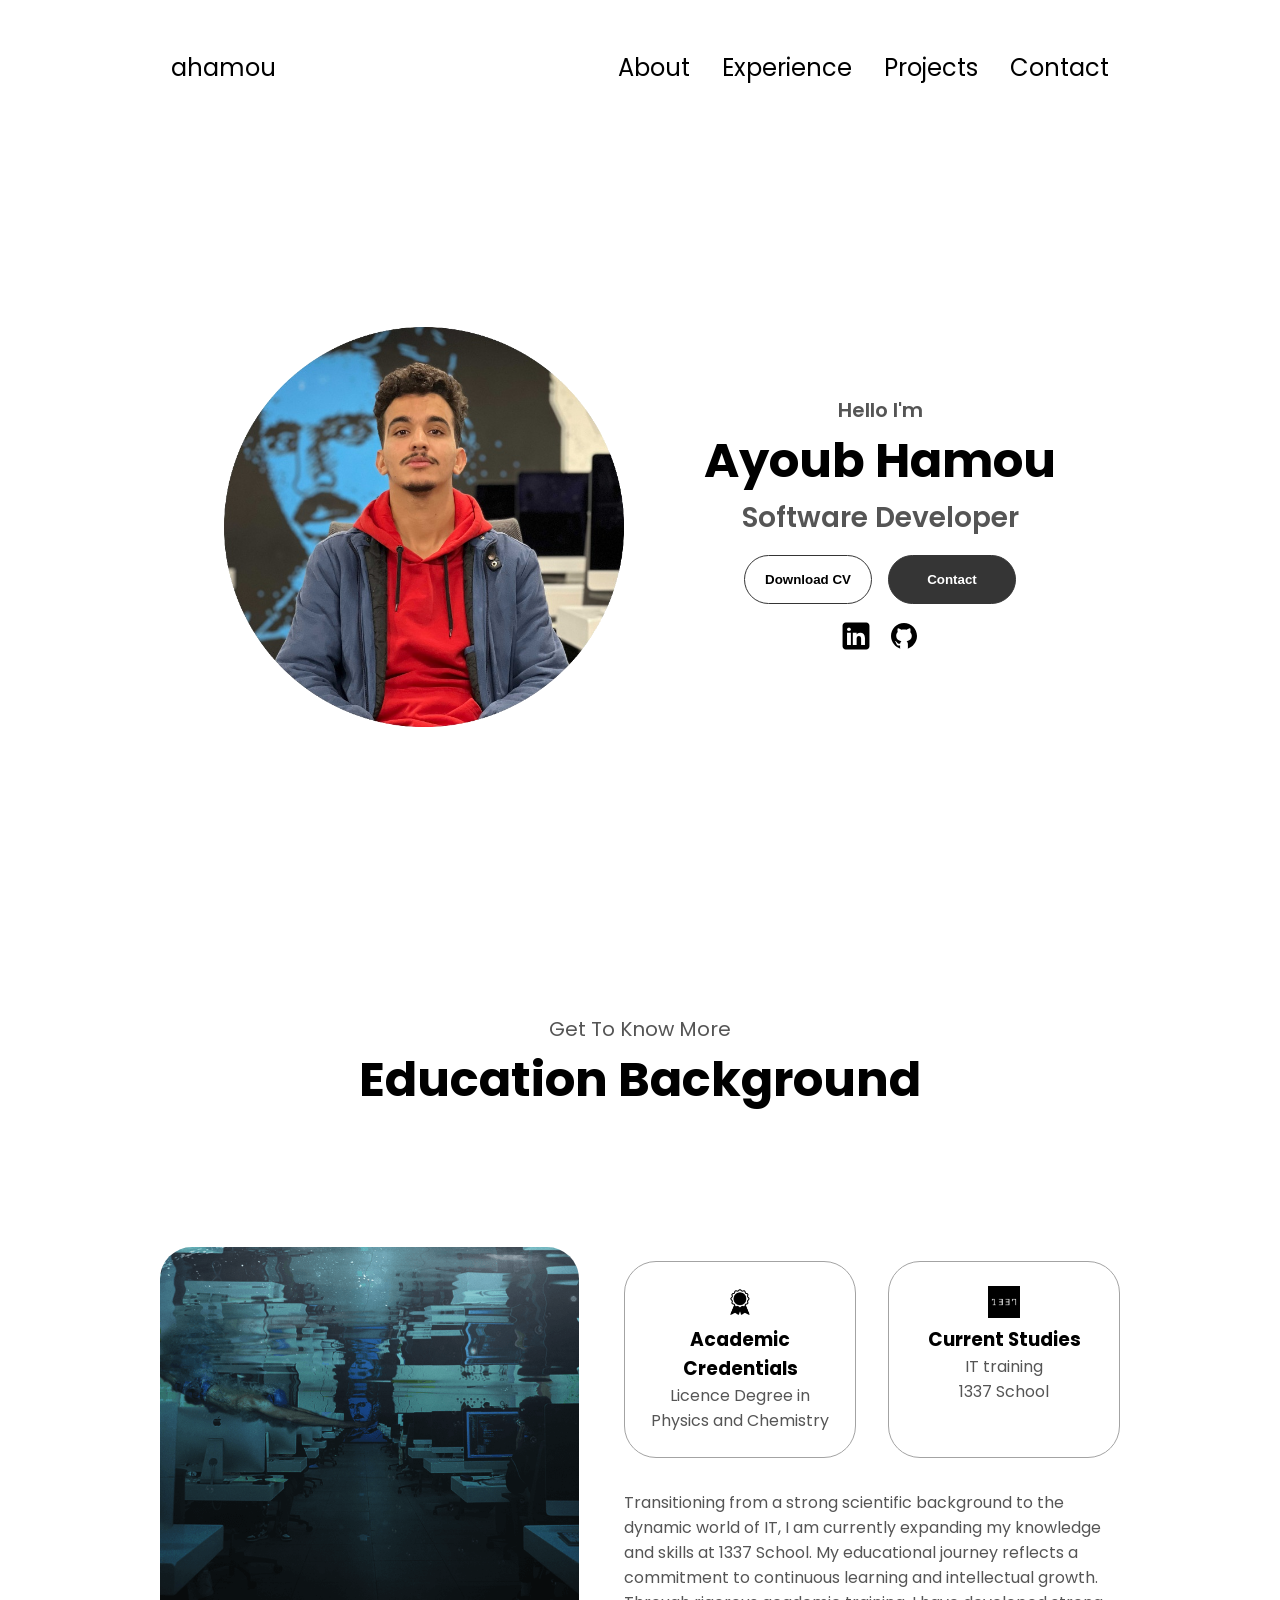
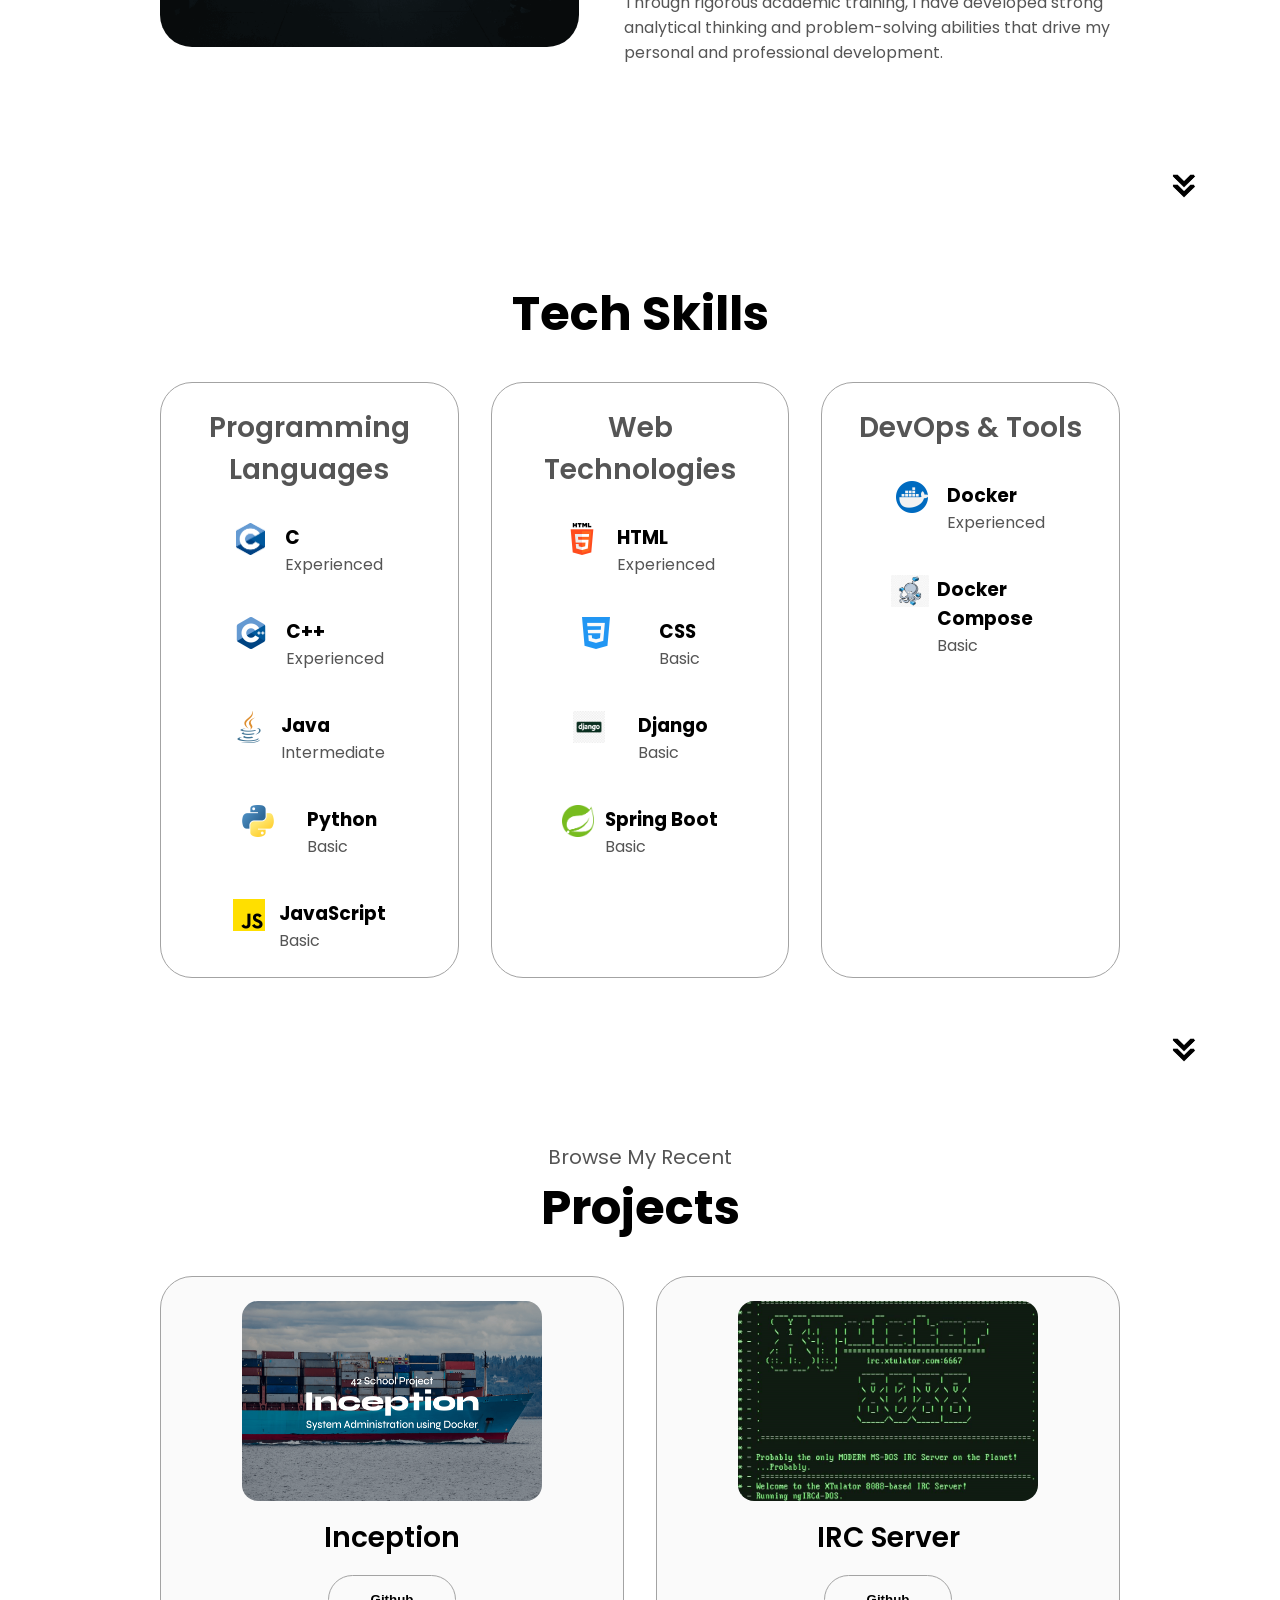
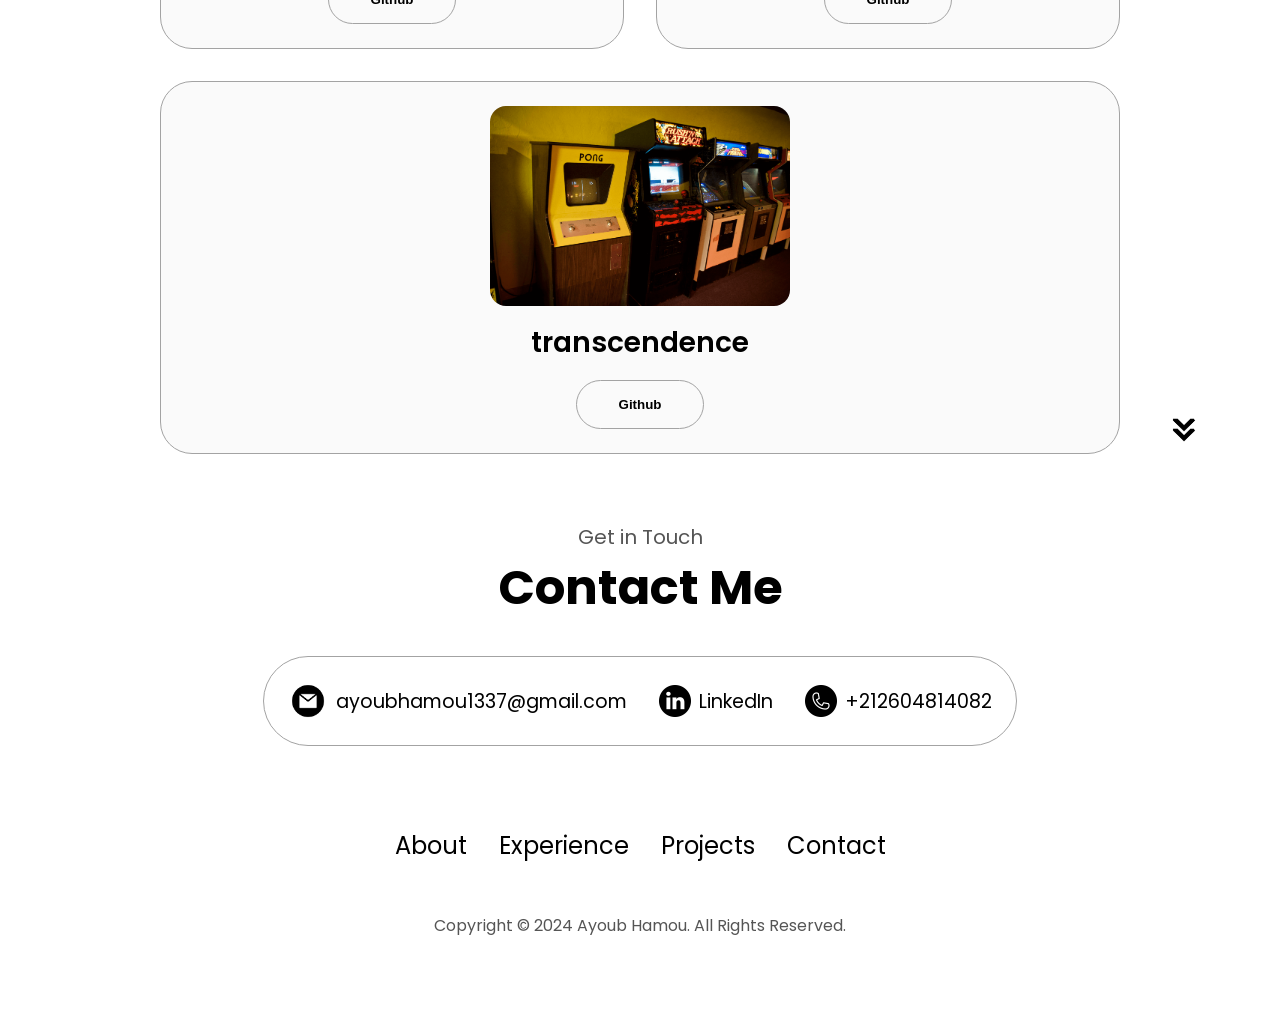
<file: index.html>
<!DOCTYPE html>
<html lang="en">
<head>
    <meta charset="UTF-8">
    <meta name="viewport" content="width=device-width, initial-scale=1.0">
    <title>Portfolio</title>
    <link href="https://fonts.googleapis.com/css2?family=Poppins:wght@300;400;500;600&display=swap" rel="stylesheet">
    <link rel="stylesheet" href="style.css">
    <link rel="stylesheet" href="mediaqueries.css">
</head>
<body>
    <nav id="desktop-nav">
        <div class="logo">ahamou</div>
        <div>
            <ul class="nav-links">
                <li><a href="#about">About</a></li>
                <li><a href="#experience">Experience</a></li>
                <li><a href="#projects">Projects</a></li>
                <li><a href="#contact">Contact</a></li>
            </ul>
        </div>
    </nav>

    <nav id="hamburger-nav">
        <div class="logo">ahamou</div>
        <div class="hamburger-menu">
            <div class="hamburger-icon" onclick="toggleMenu()">
                <span></span>
                <span></span>
                <span></span>
            </div>
            <div class="menu-links">
                <li><a href="#about" onclick="toggleMenu()">About</a></li>
                <li><a href="#experience" onclick="toggleMenu()">Experience</a></li>
                <li><a href="#projects" onclick="toggleMenu()">Projects</a></li>
                <li><a href="#contact" onclick="toggleMenu()">Contact</a></li>
            </div>
        </div>
    </nav>
    <section id="profile">
        <div class="section__pic-container">
            <img src="./assets/profile.png" alt="Ayoub Hamou profile picture">
        </div>
        <div class="section__text">
            <p class="section__text__p1">Hello I'm</p>
            <h1 class="title">Ayoub Hamou</h1>
            <p class="section__text__p2">Software Developer</p>
            <div class="btn-container">
                <button class="btn btn-color-2" onclick="window.open('./assets/ayoubhamou_cv.pdf')">Download CV</button>
                <button class="btn btn-color-1" onclick="location.href='./#contact'">Contact</button>
            </div>
            <div id="socials-container">
                <a target="_blank" href='https://www.linkedin.com/in/ahamou/' alt="my linkedin profile"  >
                <svg class="icon" xmlns="http://www.w3.org/2000/svg" x="0px" y="0px"  viewBox="0 0 50 50">
                  <path d="M41,4H9C6.24,4,4,6.24,4,9v32c0,2.76,2.24,5,5,5h32c2.76,0,5-2.24,5-5V9C46,6.24,43.76,4,41,4z M17,20v19h-6V20H17z M11,14.47c0-1.4,1.2-2.47,3-2.47s2.93,1.07,3,2.47c0,1.4-1.12,2.53-3,2.53C12.2,17,11,15.87,11,14.47z M39,39h-6c0,0,0-9.26,0-10 c0-2-1-4-3.5-4.04h-0.08C27,24.96,26,27.02,26,29c0,0.91,0,10,0,10h-6V20h6v2.56c0,0,1.93-2.56,5.81-2.56 c3.97,0,7.19,2.73,7.19,8.26V39z"></path>
              </svg></a>
                <a  target="_blank" href='https://github.com/AyoubHamou'>
                  <svg class="icon" xmlns="http://www.w3.org/2000/svg" x="0px" y="0px" viewBox="0 0 64 64">
                    <path d="M32 6C17.641 6 6 17.641 6 32c0 12.277 8.512 22.56 19.955 25.286-.592-.141-1.179-.299-1.755-.479V50.85c0 0-.975.325-2.275.325-3.637 0-5.148-3.245-5.525-4.875-.229-.993-.827-1.934-1.469-2.509-.767-.684-1.126-.686-1.131-.92-.01-.491.658-.471.975-.471 1.625 0 2.857 1.729 3.429 2.623 1.417 2.207 2.938 2.577 3.721 2.577.975 0 1.817-.146 2.397-.426.268-1.888 1.108-3.57 2.478-4.774-6.097-1.219-10.4-4.716-10.4-10.4 0-2.928 1.175-5.619 3.133-7.792C19.333 23.641 19 22.494 19 20.625c0-1.235.086-2.751.65-4.225 0 0 3.708.026 7.205 3.338C28.469 19.268 30.196 19 32 19s3.531.268 5.145.738c3.497-3.312 7.205-3.338 7.205-3.338.567 1.474.65 2.99.65 4.225 0 2.015-.268 3.19-.432 3.697C46.466 26.475 47.6 29.124 47.6 32c0 5.684-4.303 9.181-10.4 10.4 1.628 1.43 2.6 3.513 2.6 5.85v8.557c-.576.181-1.162.338-1.755.479C49.488 54.56 58 44.277 58 32 58 17.641 46.359 6 32 6zM33.813 57.93C33.214 57.972 32.61 58 32 58 32.61 58 33.213 57.971 33.813 57.93zM37.786 57.346c-1.164.265-2.357.451-3.575.554C35.429 57.797 36.622 57.61 37.786 57.346zM32 58c-.61 0-1.214-.028-1.813-.07C30.787 57.971 31.39 58 32 58zM29.788 57.9c-1.217-.103-2.411-.289-3.574-.554C27.378 57.61 28.571 57.797 29.788 57.9z"></path>
                    </svg>
                </a>
            </div>
        </div>
    </section>
    <section id="about">
        <p class="section__text__p1">Get To Know More</p>
        <h1 class="title">Education Background</h1>
        <div class="section-container">
            <div class="section__pic-container">
                <img
                    src="./assets/cluster.png"
                    alt="cluster picture"
                    class="about-pic"
                />
            </div>
            <div class="about-details-container">
                <div class="about-containers">
                    <div class="details-container">
                        <img
                            src="./assets/experience.png"
                            alt="Degree icon"
                            class="icon"
                        />
                        <h3>Academic Credentials</h3>
                        <p>Licence Degree in<br />Physics and Chemistry</p>
                    </div>
                    <div class="details-container">
                        <img
                            src="./assets/1337.jpg"
                            alt="School icon"
                            class="icon"
                        />
                        <h3>Current Studies</h3>
                        <p>IT training<br />1337 School</p>
                    </div>
                </div>
                <div class="text-container">
                    <p>
                        Transitioning from a strong scientific background to the dynamic world of IT, I am currently expanding my knowledge and skills at 1337 School. My educational journey reflects a commitment to continuous learning and intellectual growth. Through rigorous academic training, I have developed strong analytical thinking and problem-solving abilities that drive my personal and professional development.                    </p>
                </div>
            </div>
        </div>
        <img
            src="./assets/arrow.png"
            alt="Arrow icon"
            class="icon arrow"
            onclick="location.href='./#experience'"
        />
    </section>
    <section id="experience">
      <h1 class="title">Tech Skills</h1>
        <div class="about-containers">
            <div class="details-container">
                <h2 class="experience-sub-title">Programming Languages</h2>
                <div class="article-container">
                    <article>
                        <img src="./assets/c.png" alt="Experience icon" class="icon" />
                        <div>
                            <h3>C</h3>
                            <p>Experienced</p>
                        </div>
                    </article>
                    <article>
                        <img src="./assets/cpp.png" alt="Experience icon" class="icon" />
                        <div>
                            <h3>C++</h3>
                            <p>Experienced</p>
                        </div>
                    </article>
                    <article>
                        <img src="./assets/java.png" alt="Experience icon" class="icon" />
                        <div>
                            <h3>Java</h3>
                            <p>Intermediate</p>
                        </div>
                    </article>
                    <article>
                        <img src="./assets/python.png" alt="Experience icon" class="icon" />
                        <div>
                            <h3>Python</h3>
                            <p>Basic</p>
                        </div>
                    </article>
                    <article>
                        <img src="./assets/js.png" alt="Experience icon" class="icon" />
                        <div>
                            <h3>JavaScript</h3>
                            <p>Basic</p>
                        </div>
                    </article>
                </div>
            </div>
        
            <div class="details-container">
                <h2 class="experience-sub-title">Web Technologies</h2>
                <div class="article-container">
                    <article>
                        <img src="./assets/html.png" alt="Experience icon" class="icon" />
                        <div>
                            <h3>HTML</h3>
                            <p>Experienced</p>
                        </div>
                    </article>
                    <article>
                        <img src="./assets/css.png" alt="Experience icon" class="icon" />
                        <div>
                            <h3>CSS</h3>
                            <p>Basic</p>
                        </div>
                    </article>
                    <article>
                        <img src="./assets/django.png" alt="Experience icon" class="icon" />
                        <div>
                            <h3>Django</h3>
                            <p>Basic</p>
                        </div>
                    </article>
                    <article>
                        <img src="./assets/spring.png" alt="Experience icon" class="icon" />
                        <div>
                            <h3>Spring Boot</h3>
                            <p>Basic</p>
                        </div>
                    </article>
                </div>
            </div>
        
            <div class="details-container">
                <h2 class="experience-sub-title">DevOps & Tools</h2>
                <div class="article-container">
                    <article>
                        <img src="./assets/docker.png" alt="Experience icon" class="icon" />
                        <div>
                            <h3>Docker</h3>
                            <p>Experienced</p>
                        </div>
                    </article>
                    <article>
                        <img src="./assets/docker-compose.png" alt="Experience icon" class="icon" />
                        <div>
                            <h3>Docker Compose</h3>
                            <p>Basic</p>
                        </div>
                    </article>
                </div>
            </div>
        </div>
        <img
            src="./assets/arrow.png"
            alt="Arrow icon"
            class="icon arrow"
            onclick="location.href='./#projects'"
        />
    </section>
    <section id="projects">
        <p class="section__text__p1">Browse My Recent</p>
        <h1 class="title">Projects</h1>
        <div class="experience-details-container">
          <div class="about-containers">
            <div class="details-container color-container">
              <div class="article-container">
                <img
                  src="./assets/inception.png"
                  alt="Inception 42"
                  class="project-img"
                />
              </div>
              <h2 class="experience-sub-title project-title">Inception</h2>
                </p>
              <div class="btn-container">
                <button
                  class="btn btn-color-2 project-btn"
                  onclick="location.href='https://github.com/AyoubHamou/inception'"
                >
                  Github
                </button>
                <!-- <button
                  class="btn btn-color-2 project-btn"
                  onclick="location.href='https://github.com/'"
                >
                  Live Demo
                </button> -->
              </div>
            </div>
            <div class="details-container color-container">
              <div class="article-container">
                <img
                  src="./assets/irc_feature.png"
                  alt="ft_irc 42"
                  class="project-img"
                />
              </div>
              <h2 class="experience-sub-title project-title">IRC Server</h2>
              <div class="btn-container">
                <button
                  class="btn btn-color-2 project-btn"
                  onclick="location.href='https://github.com/O-Mansour/IRC_Server'"
                >
                  Github
                </button>
                <!-- <button
                  class="btn btn-color-2 project-btn"
                  onclick="location.href='https://github.com/'"
                >
                  Live Demo
                </button> -->
              </div>
            </div>
            <div class="details-container color-container">
              <div class="article-container">
                <img
                  src="./assets/pong.png"
                  alt="transcendence 42"
                  class="project-img"
                />
              </div>
              <h2 class="experience-sub-title project-title">transcendence</h2>
              <div class="btn-container">
                <button
                  class="btn btn-color-2 project-btn"
                  onclick="location.href='https://github.com/O-Mansour/Pong'"
                >
                  Github
                </button>
                <!-- <button
                  class="btn btn-color-2 project-btn"
                  onclick="location.href='https://github.com/'"
                >
                  Live Demo
                </button> -->
              </div>
            </div>
          </div>
        </div>
        <img
          src="./assets/arrow.png"
          alt="Arrow icon"
          class="icon arrow"
          onclick="location.href='./#contact'"
        />
      </section>
      <section id="contact">
        <p class="section__text__p1">Get in Touch</p>
        <h1 class="title">Contact Me</h1>
        <div class="contact-info-upper-container">
          <div class="contact-info-container">
            <img
              src="./assets/email.png"
              alt="Email icon"
              class="icon contact-icon email-icon"
            />
            <p><a href="mailto:ayoubhamou1337@gmail.com">ayoubhamou1337@gmail.com</a></p>
          </div>
          <div class="contact-info-container">
            <img
              src="./assets/linkedin.png"
              alt="LinkedIn icon"
              class="icon contact-icon"
            />
            <p><a href="https://www.linkedin.com/in/ahamou/">LinkedIn</a></p>
          </div>
          <div class="contact-info-container">
            <img
              src="./assets/callme.png"
              alt="call icon"
              class="icon contact-icon"
            />
            <p><a href="tel:+212604814082">+212604814082</a></p>
          </div>
        </div>
      </section>
      <footer>
        <nav>
          <div class="nav-links-container">
            <ul class="nav-links">
              <li><a href="#about">About</a></li>
              <li><a href="#experience">Experience</a></li>
              <li><a href="#projects">Projects</a></li>
              <li><a href="#contact">Contact</a></li>
            </ul>
          </div>
        </nav>
        <p>Copyright &#169; 2024 Ayoub Hamou. All Rights Reserved.</p>
      </footer>
    <script src="script.js"></script>
</body>
</html>
</file>
<file: style.css>
* {
    margin: 0;
    padding: 0;
}
body {
    font-family: "Poppins", "sans-serif";
}
html {
    scroll-behavior: smooth;
  }
  
p {
  color: rgb(85, 85, 85);
}

/* Transition */

a,
.btn {
  transition: all 300ms ease;
}

/* Nav */

nav,
.nav-links {
  display: flex;
}

nav {
  justify-content: space-around;
  align-items: center;
  height: 15vh;
}

.nav-links {
    gap: 2rem;
    list-style: none;
    font-size: 1.5rem;
}

a {
    color: black;
    text-decoration: none;
    text-decoration-color: white;
}

a:hover {
    color: grey;
    text-decoration: underline;
    text-underline-offset: 0.5rem;
    text-decoration-color: rgb(181, 181, 181);
}

.logo {
    font-size: 1.5rem;
  }
  
.logo:hover {
    cursor: default;
}

/* HAMBURGER MENU */

#hamburger-nav {
    display: none;
}

.hamburger-menu {
    position: relative;
    display: inline-block;
}

.hamburger-icon {
    display: flex;
    flex-direction: column;
    justify-content: space-between;
    height: 24px;
    width: 30px;
    cursor: pointer;
}

.hamburger-icon span {
    width: 100%;
    height: 2px;
    background-color: black;
    transition: all 0.3 ease-in-out;
}

.menu-links {
    position: absolute;
    top: 100%;
    right: 0;
    background-color: white;
    width: fit-content;
    max-height: 0;
    overflow: hidden;
    transition: all 0.3 ease-in-out;
}

.menu-links a {
    display: block;
    padding: 10px;
    text-align: center;
    font-size: 1.5rem;
    color: black;
    text-decoration: none;
    transition: all 0.3 ease-in-out;
}

.menu-links li {
    list-style: none;
}

.menu-links.open {
    max-height: 300px;
}

.hamburger-icon.open span:first-child {
    transform: rotate(45deg) translate(10px, 5px);
}

.hamburger-icon.open span:nth-child(2) {
    opacity: 0;
}

.hamburger-icon.open span:last-child {
    transform: rotate(-45deg) translate(10px, -5px);
}

.hamburger-icon span:first-child {
    transform: none;
}

.hamburger-icon span:first-child {
    opacity: 1;
}

.hamburger-icon span:first-child {
    transform: none;
}

/* section */
section {
    padding-top: 4vh;
    height: 96vh;
    margin: 0 10rem;
    box-sizing: border-box;
    min-height: fit-content;
  }
  
.section-container {
  display: flex;
}

/* PROFILE SECTION */

#profile {
    display: flex;
    justify-content: center;
    gap: 5rem;
    height: 80vh;
}

.section__pic-container {
    display: flex;
    height: 400px;
    width: 400px;
    margin: auto 0;
    /* border-radius: 50%;
    overflow: hidden; */
}

.section__text {
    align-self: center;
    text-align: center;
}

.section__text p {
    font-weight: 600;
}

.section__text__p1 {
    font-size: 1.25rem;
    text-align: center;
}

.section__text__p2 {
    font-size: 1.75rem;
    margin-bottom: 1rem;
}

.title {
    font-size: 3rem;
    text-align: center;
}

#socials-container {
    display: flex;
    justify-content: center;
    margin-top: 1rem;
    gap: 1rem;
}

.icon {
    cursor: pointer;
    height: 2rem;
}

/* ICONS */

.icon {
    cursor: pointer;
    height: 2rem;
}

/* BUTTONS */

.btn-container {
    display: flex;
    justify-content: center;
    gap: 1rem;
}

.btn {
    font-weight: 600;
    transition: all 300ms ease;
    padding: 1rem;
    width: 8rem;
    border-radius: 2rem;
}

.btn-color-1,
.btn-color-2 {
    border: rgb(53, 53, 53) 0.1rem solid;
}

.btn-color-1:hover,
.btn-color-2:hover {
    cursor: pointer;
}

.btn-color-1,
.btn-color-2:hover {
    background: rgb(53, 53, 53);
    color: white;
}

.btn-color-1:hover {
    background: rgb(0, 0, 0);
}

.btn-color-2 {
    background: none;
}

.btn-color-2:hover {
    border: rgb(255, 255, 255) 0.1rem solid;
}

.btn-container {
    gap: 1rem;
}

/* EDUCATION SECTION */
#about {
    position: relative;
}

.about-containers {
    gap: 2rem;
    margin-bottom: 2rem;
    margin-top: 2rem;
}

.about-details-container {
    justify-content: center;
    flex-direction: column;
}

.about-containers,
.about-details-container {
    display: flex;
}

.about-pic {
    border-radius: 2rem;
    object-fit: cover;
}

.arrow {
    position: absolute;
    right: -5rem;
    bottom: 2.5rem;
}

.details-container {
    padding: 1.5rem;
    flex: 1;
    background: white;
    border-radius: 2rem;
    border: rgb(53, 53, 53) 0.1rem solid;
    border-color: rgb(163, 163, 163);
    text-align: center;
}

.section-container {
    gap: 4rem;
    height: 80%;
}

.section__pic-container {
    height: 400px;
    width: 400px;
    margin: auto 0;
}
/* EXPERIENCE */
#experience {
    position: relative;
}

.experience-sub-title {
    color: rgb(85, 85, 85);
    font-weight: 600;
    font-size: 1.75rem;
    margin-bottom: 2rem;
}

.experience-details-container {
    display: flex;
    justify-content: center;
    flex-direction: column;
}

.article-container {
    display: flex;
    text-align: initial;
    flex-wrap: wrap;
    flex-direction: row;
    gap: 2.5rem;
    justify-content: space-around;
}

article {
    display: flex;
    width: 10rem;
    justify-content: space-around;
    gap: 0.5rem;
}

article .icon {
    cursor: default;
}

/* PROJECTS SECTION */

#projects {
    position: relative;
  }
  
  .color-container {
    border-color: rgb(163, 163, 163);
    background: rgb(250, 250, 250);
  }
  
  .project-img {
    border-radius: 1rem;
    width: 300px;
    height: 200px;
  }
  
  .project-title {
    margin: 1rem;
    color: black;
  }
  
  .project-btn {
    color: black;
    border-color: rgb(163, 163, 163);
  }
  
  /* CONTACT */
  
  #contact {
    display: flex;
    justify-content: center;
    flex-direction: column;
    height: 70vh;
  }
  
  .contact-info-upper-container {
    display: flex;
    justify-content: center;
    border-radius: 3rem;
    border: rgb(53, 53, 53) 0.1rem solid;
    border-color: rgb(163, 163, 163);
    background: (250, 250, 250);
    margin: 2rem auto;
    padding: 0.5rem;
  }
  
  .contact-info-container {
    display: flex;
    align-items: center;
    justify-content: center;
    gap: 0.5rem;
    margin: 1rem;
  }
  
  .contact-info-container p {
    font-size: larger;
  }
  
  .contact-icon {
    cursor: default;
  }
  
  .email-icon {
    height: 2.5rem;
  }
  
  /* FOOTER SECTION */
  
  footer {
    height: 26vh;
    margin: 0 1rem;
  }
  
  footer p {
    text-align: center;
  }
</file>
<file: mediaqueries.css>
@media screen and (max-width: 1400px) {
    #profile {
      height: 83vh;
      margin-bottom: 6rem;
    }
    .about-containers {
      flex-wrap: wrap;
    }
    #contact,
    #projects {
      height: fit-content;
    }
  }
  
  @media screen and (max-width: 1200px) {
    #desktop-nav {
      display: none;
    }
    #hamburger-nav {
      display: flex;
    }
    #experience,
    .experience-details-container {
      margin-top: 2rem;
    }
    #profile,
    .section-container {
      display: block;
    }
    .arrow {
      display: none;
    }
    section,
    .section-container {
      height: fit-content;
    }
    section {
      margin: 0 5%;
    }
    .section__pic-container {
      width: 275px;
      height: 275px;
      margin: 0 auto 2rem;
    }
    .about-containers {
      margin-top: 0;
    }
  }
  
  @media screen and (max-width: 600px) {
    #contact,
    footer {
      height: 40vh;
    }
    #profile {
      height: 83vh;
      margin-bottom: 0;
    }
    article {
      font-size: 1rem;
    }
    footer nav {
      height: fit-content;
      margin-bottom: 2rem;
    }
    .about-containers,
    .contact-info-upper-container,
    .btn-container {
      flex-wrap: wrap;
    }
    .contact-info-container {
      margin: 0;
    }
    .contact-info-container p,
    .nav-links li a {
      font-size: 1rem;
    }
    .experience-sub-title {
      font-size: 1.25rem;
    }
    .logo {
      font-size: 1.5rem;
    }
    .nav-links {
      flex-direction: column;
      gap: 0.5rem;
      text-align: center;
    }
    .section__pic-container {
      width: auto;
      height: 46vw;
      justify-content: center;
    }
    .section__text__p2 {
      font-size: 1.25rem;
    }
    .title {
      font-size: 2rem;
    }
    .text-container {
      text-align: justify;
    }
  }
</file>
